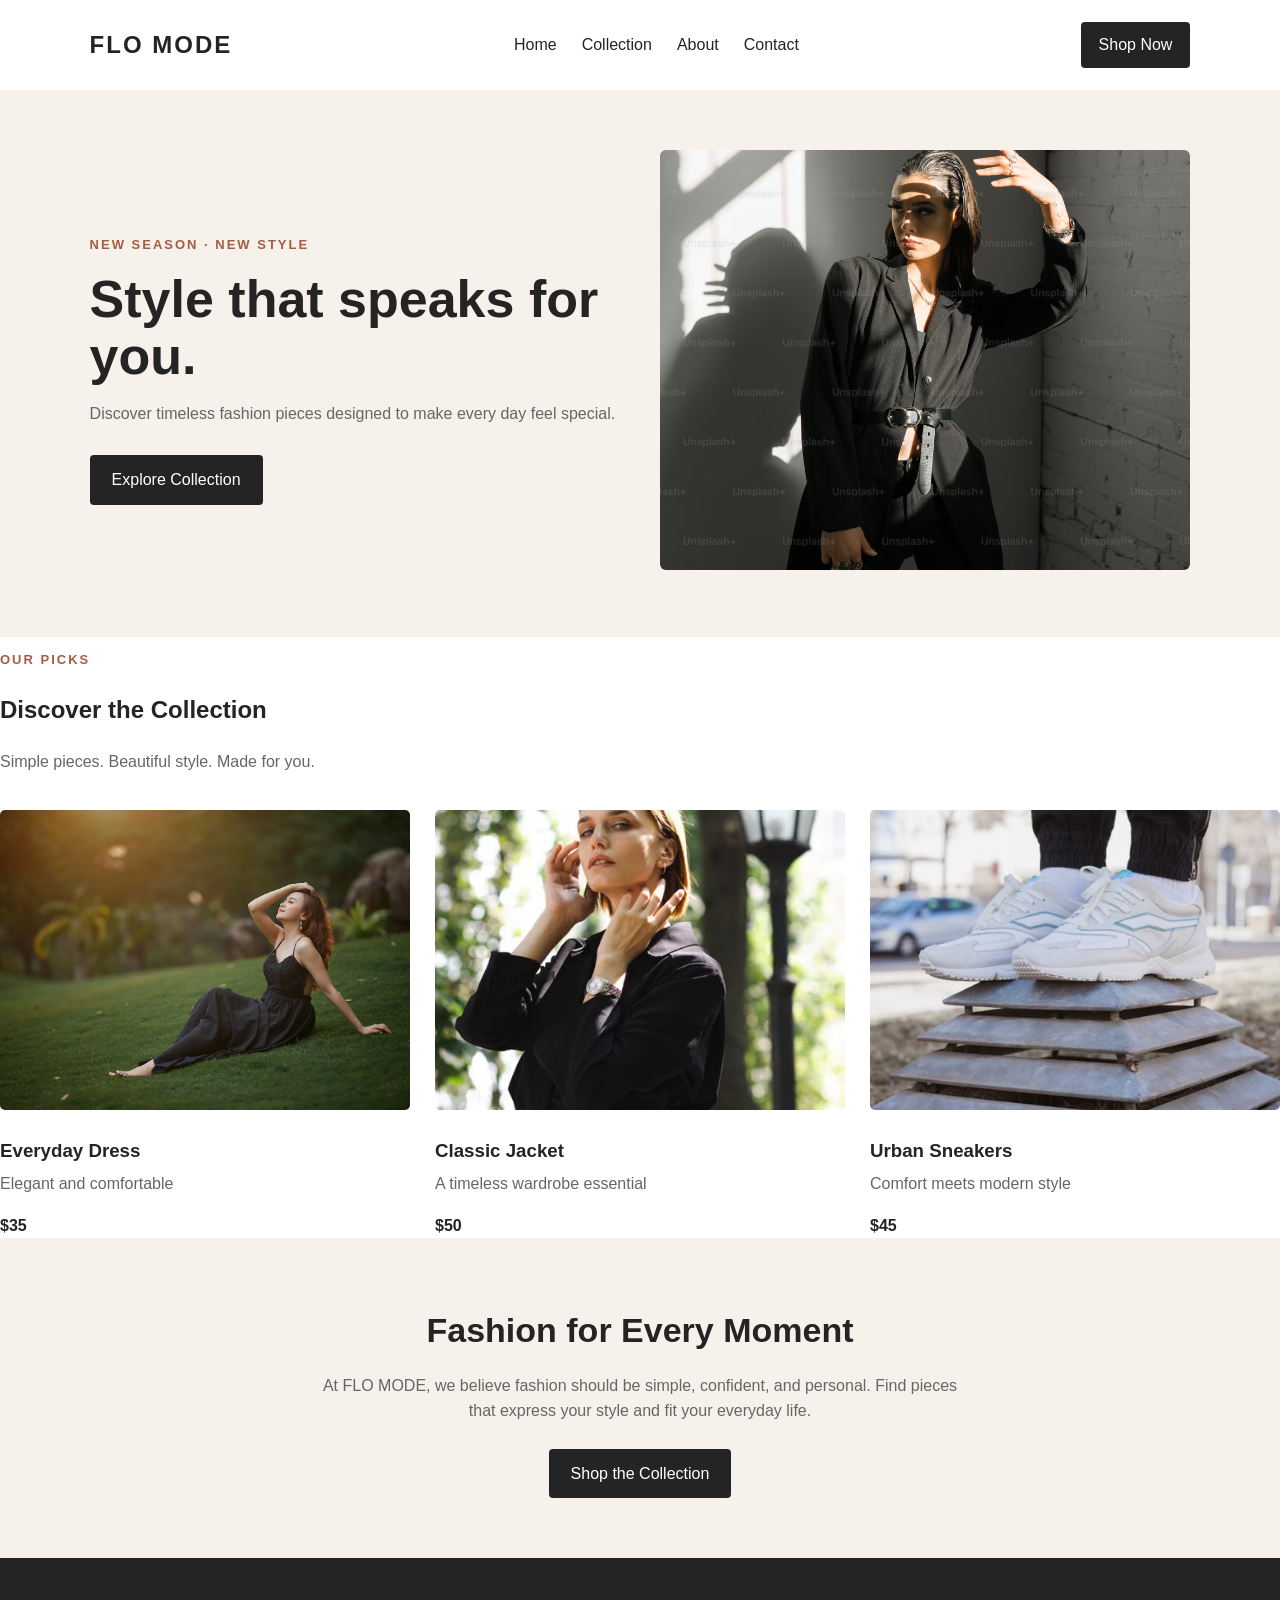
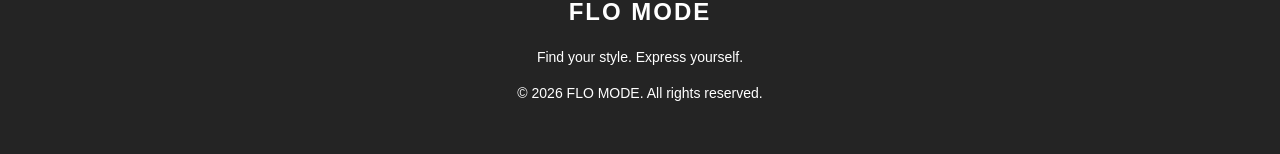
<file: index.html>
<!DOCTYPE html>
<html lang="en">
<head>
  <meta charset="UTF-8">
  <meta name="viewport" content="width=device-width, initial-scale=1.0">
  <title>FLO MODE | Fashion Store</title>
  <link rel="stylesheet" href="style.css">
</head>
<body>

  <header class="navbar">
    <a href="#" class="logo">FLO MODE</a>

    <nav>
      <a href="#home">Home</a>
      <a href="#collection">Collection</a>
      <a href="#about">About</a>
      <a href="#contact">Contact</a>
    </nav>

    <a href="#collection" class="nav-button">Shop Now</a>
  </header>

  <main>
    <section class="hero" id="home">
      <div class="hero-text">
        <p class="eyebrow">NEW SEASON · NEW STYLE</p>
        <h1>Style that speaks for you.</h1>
        <p>
          Discover timeless fashion pieces designed to make
          every day feel special.
        </p>
        <a href="#collection" class="button">Explore Collection</a>
      </div>

      <div class="hero-image">
        <img src="image9.png" alt="Fashion model wearing a stylish outfit">
      </div>
    </section

    <section class="collection" id="collection">
      <p class="eyebrow">OUR PICKS</p>
      <h2>Discover the Collection</h2>
      <p class="section-description">
        Simple pieces. Beautiful style. Made for you.
      </p>

      <div class="products">
        <article class="product">
          <img src="image1.png" alt="Fashion dress">
          <h3>Everyday Dress</h3>
          <p>Elegant and comfortable</p>
          <span>$35</span>
        </article>

        <article class="product">
          <img src="image4.png" alt="Fashion jacket">
          <h3>Classic Jacket</h3>
          <p>A timeless wardrobe essential</p>
          <span>$50</span>
        </article>

        <article class="product">
          <img src="image3.png" alt="Fashion shoes">
          <h3>Urban Sneakers</h3>
          <p>Comfort meets modern style</p>
          <span>$45</span>
        </article>
      </div>
    </section>

    <section class="about" id="about">
      <h2>Fashion for Every Moment</h2>
      <p>
        At FLO MODE, we believe fashion should be simple,
        confident, and personal. Find pieces that express
        your style and fit your everyday life.
      </p>
      <a href="#collection" class="button">Shop the Collection</a>
    </section>
  </main>

  <footer id="contact">
    <a href="#" class="logo">FLO MODE</a>
    <p>Find your style. Express yourself.</p>
    <p>&copy; 2026 FLO MODE. All rights reserved.</p>
  </footer>

</body>
</html>
</file>
<file: style.css>
/* 1. General styles */
* {
  box-sizing: border-box;
}

html {
  scroll-behavior: smooth;
}

body {
  margin: 0;
  font-family: Arial, sans-serif;
  color: #242424;
  background-color: #ffffff;
  line-height: 1.6;
}

a {
  text-decoration: none;
  color: inherit;
}

/* 2. Navigation bar */
.navbar {
  display: flex;
  justify-content: space-between;
  align-items: center;
  padding: 22px 7%;
  background-color: white;
}

.logo {
  font-size: 24px;
  font-weight: bold;
  letter-spacing: 2px;
}

.navbar nav {
  display: flex;
  gap: 25px;
}

.navbar nav a:hover {
  color: #b66a50;
}

.nav-button {
  padding: 10px 18px;
  background-color: #242424;
  color: white;
  border-radius: 4px;
}

/* 3. Hero section */
.hero {
  display: flex;
  align-items: center;
  gap: 40px;
  padding: 60px 7%;
  background-color: #f7f1eb;
}

.hero-text {
  flex: 1;
}

.eyebrow {
  color: #a35d43;
  font-size: 13px;
  font-weight: bold;
  letter-spacing: 2px;
}

.hero h1 {
  font-size: 52px;
  line-height: 1.1;
  margin: 15px 0;
}

.hero-text > p:not(.eyebrow) {
  color: #666666;
  margin-bottom: 28px;
}

.button {
  display: inline-block;
  padding: 12px 22px;
  background-color: #242424;
  color: white;
  border-radius: 4px;
}

.button:hover,
.nav-button:hover {
  background-color: #a35d43;
}

.hero-image {
  flex: 1;
}

.hero-image img {
  width: 100%;
  height: 420px;
  object-fit: cover;
  border-radius: 6px;
}

/* 4. Collection section */
.collection {
  padding: 70px 7%;
  text-align: center;
}

.collection h2,
.about h2 {
  font-size: 34px;
  margin: 5px 0 10px;
}

.section-description {
  color: #666666;
}

.products {
  display: grid;
  grid-template-columns: repeat(3, 1fr);
  gap: 25px;
  margin-top: 35px;
  text-align: left;
}

.product img {
  width: 100%;
  height: 300px;
  object-fit: cover;
  border-radius: 5px;
}

.product h3 {
  margin-bottom: 5px;
}

.product p {
  color: #666666;
  margin-top: 0;
}

.product span {
  font-weight: bold;
}

/* 5. About section */
.about {
  padding: 60px 10%;
  text-align: center;
  background-color: #f7f1eb;
}

.about p {
  max-width: 650px;
  margin: 15px auto 25px;
  color: #666666;
}

/* 6. Footer */
footer {
  padding: 35px 7%;
  text-align: center;
  background-color: #242424;
  color: white;
}

footer p {
  font-size: 14px;
}

/* 7. Mobile responsive design */
@media (max-width: 768px) {
  .navbar {
    flex-wrap: wrap;
    gap: 15px;
  }

  .navbar nav {
    order: 3;
    width: 100%;
    justify-content: center;
    flex-wrap: wrap;
    gap: 15px;
  }

  .nav-button {
    padding: 8px 12px;
  }

  .hero {
    flex-direction: column;
    padding: 35px 6%;
  }

  .hero h1 {
    font-size: 38px;
  }

  .hero-image img {
    height: 320px;
  }

  .products {
    grid-template-columns: 1fr;
  }

  .collection h2,
  .about h2 {
    font-size: 28px;
  }
}
</file>
